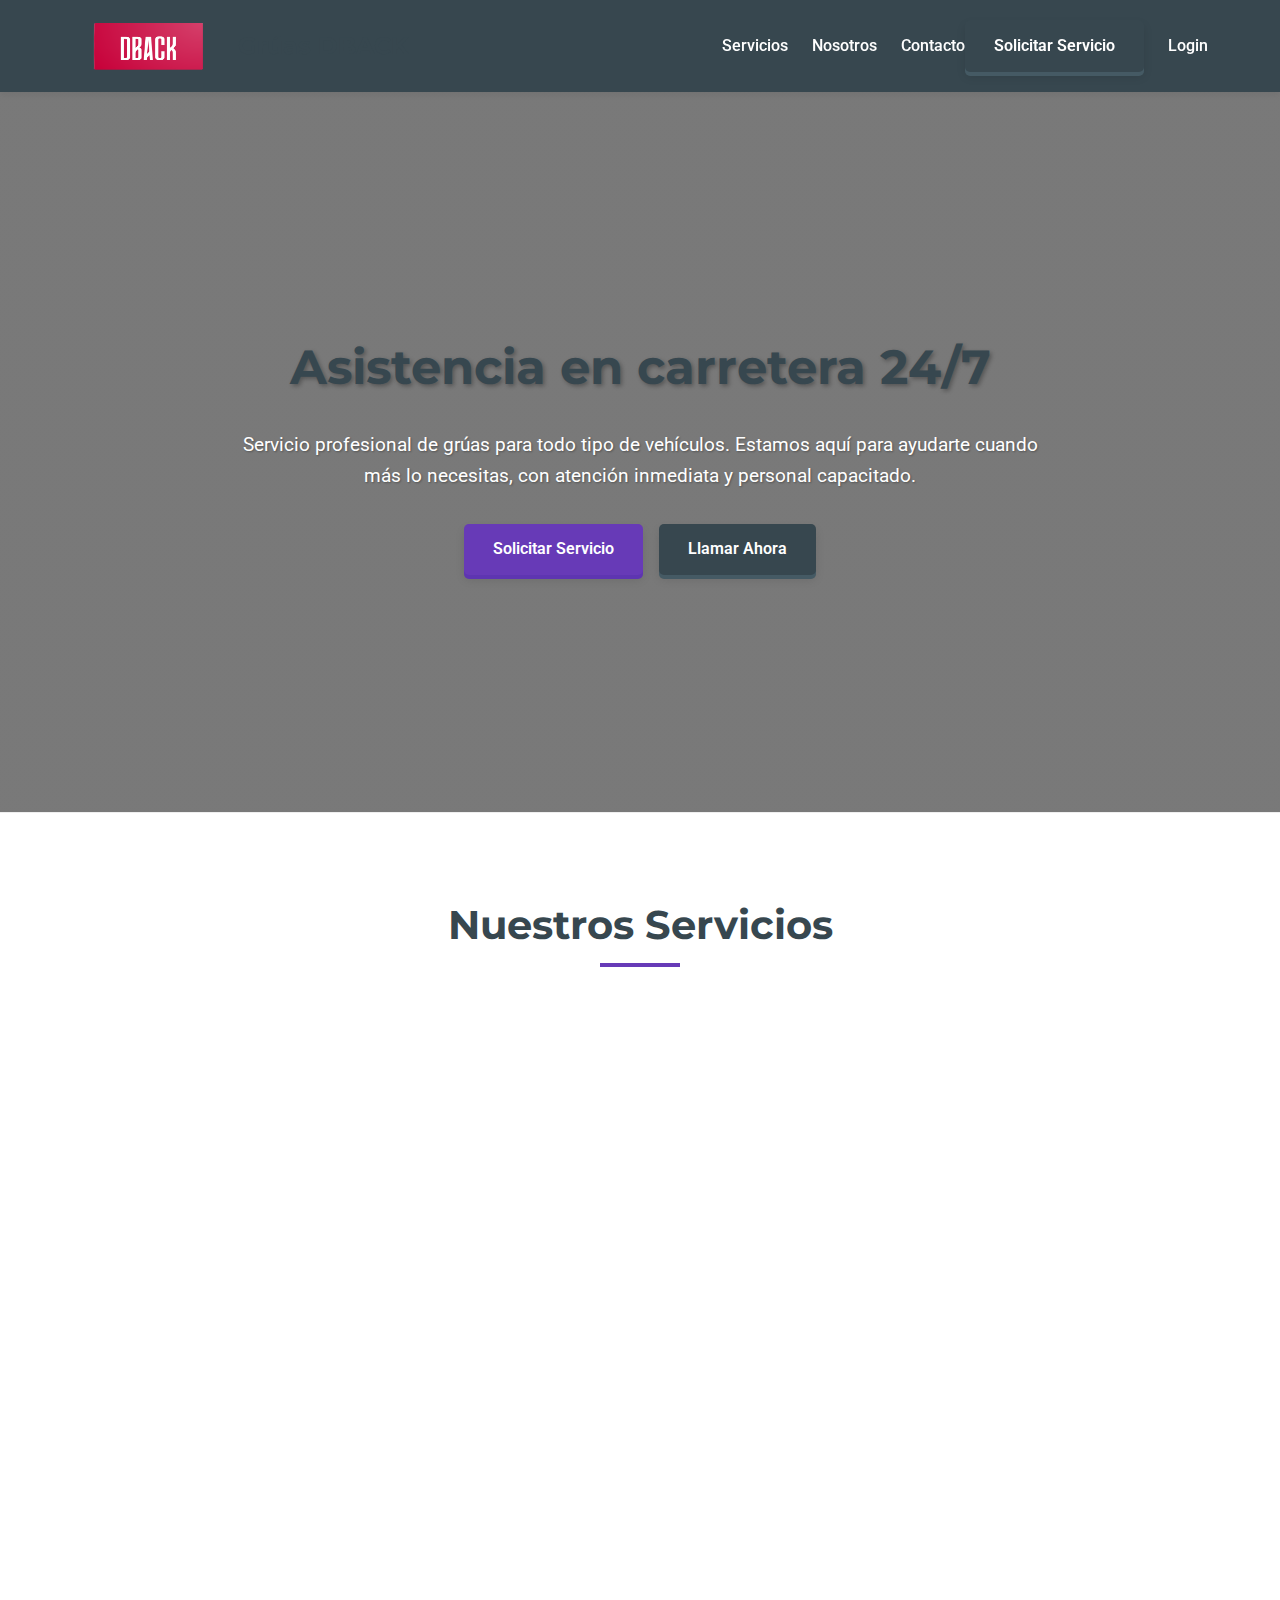
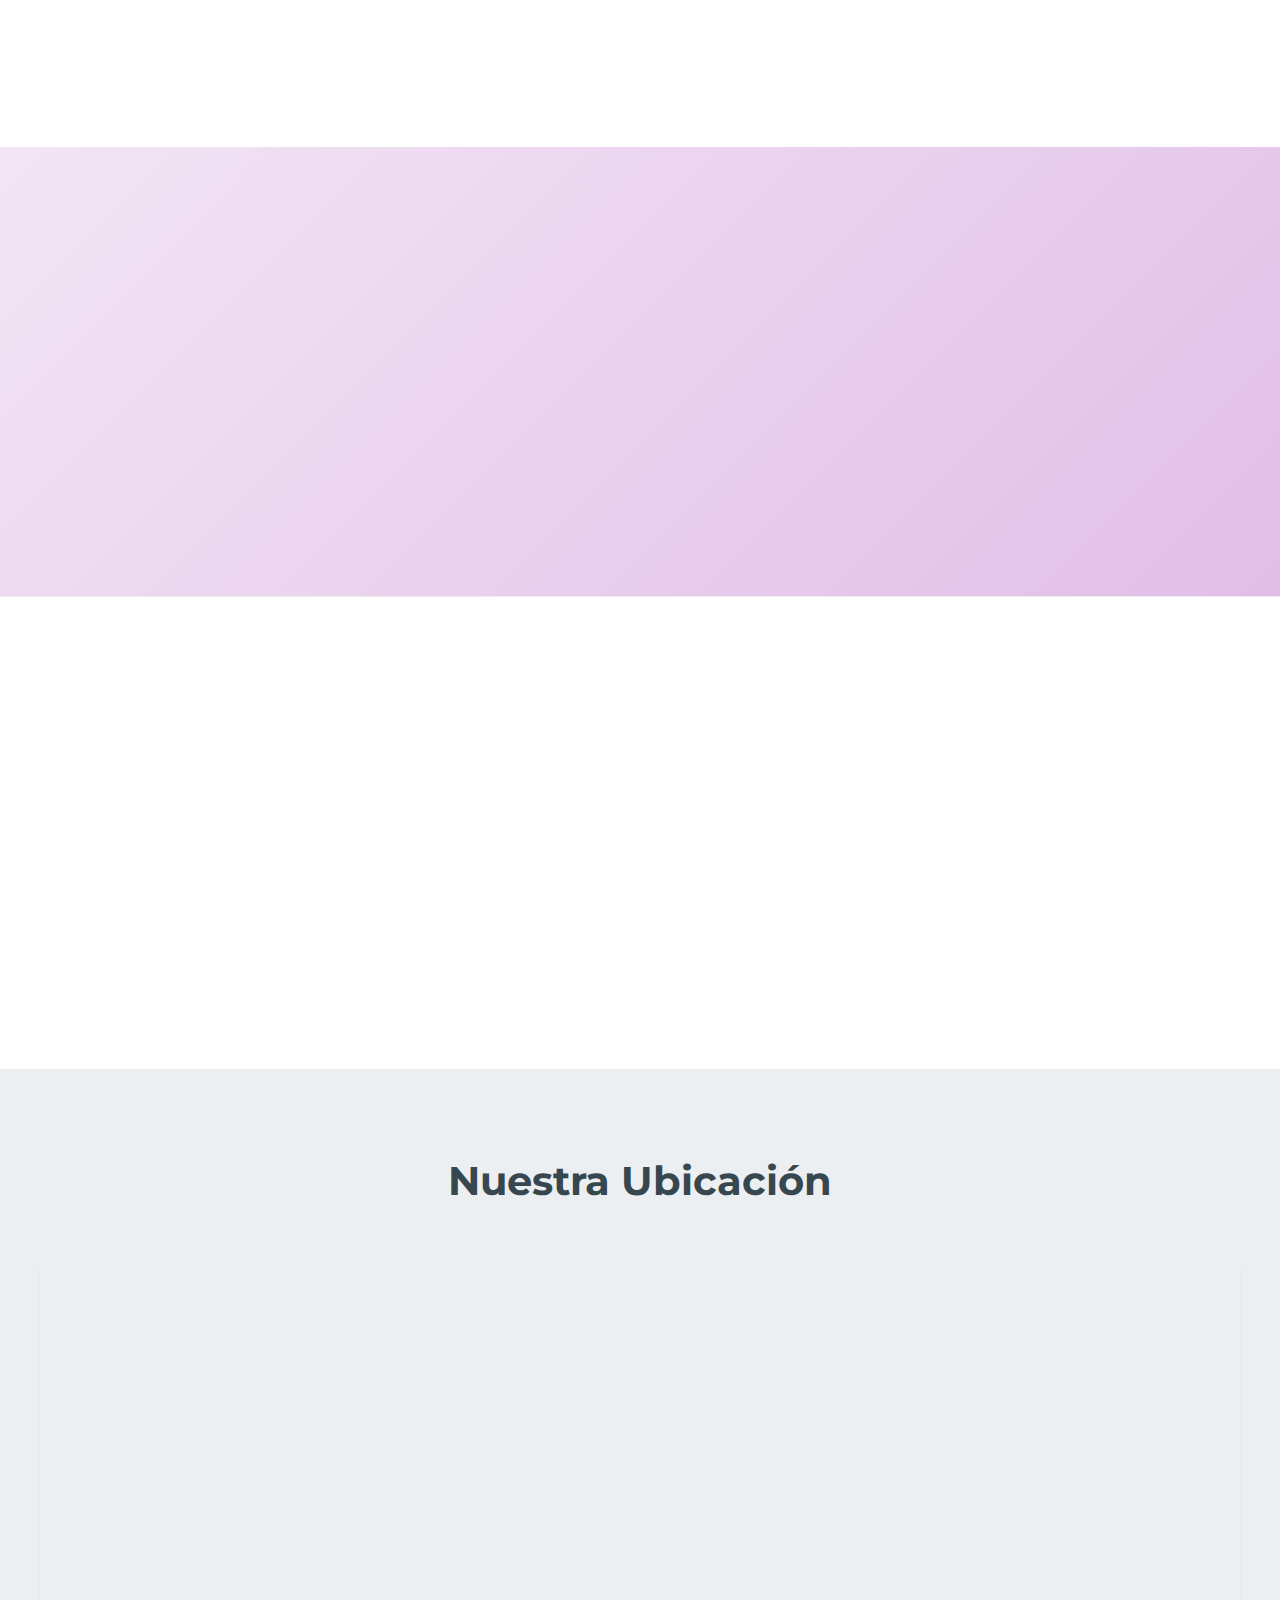
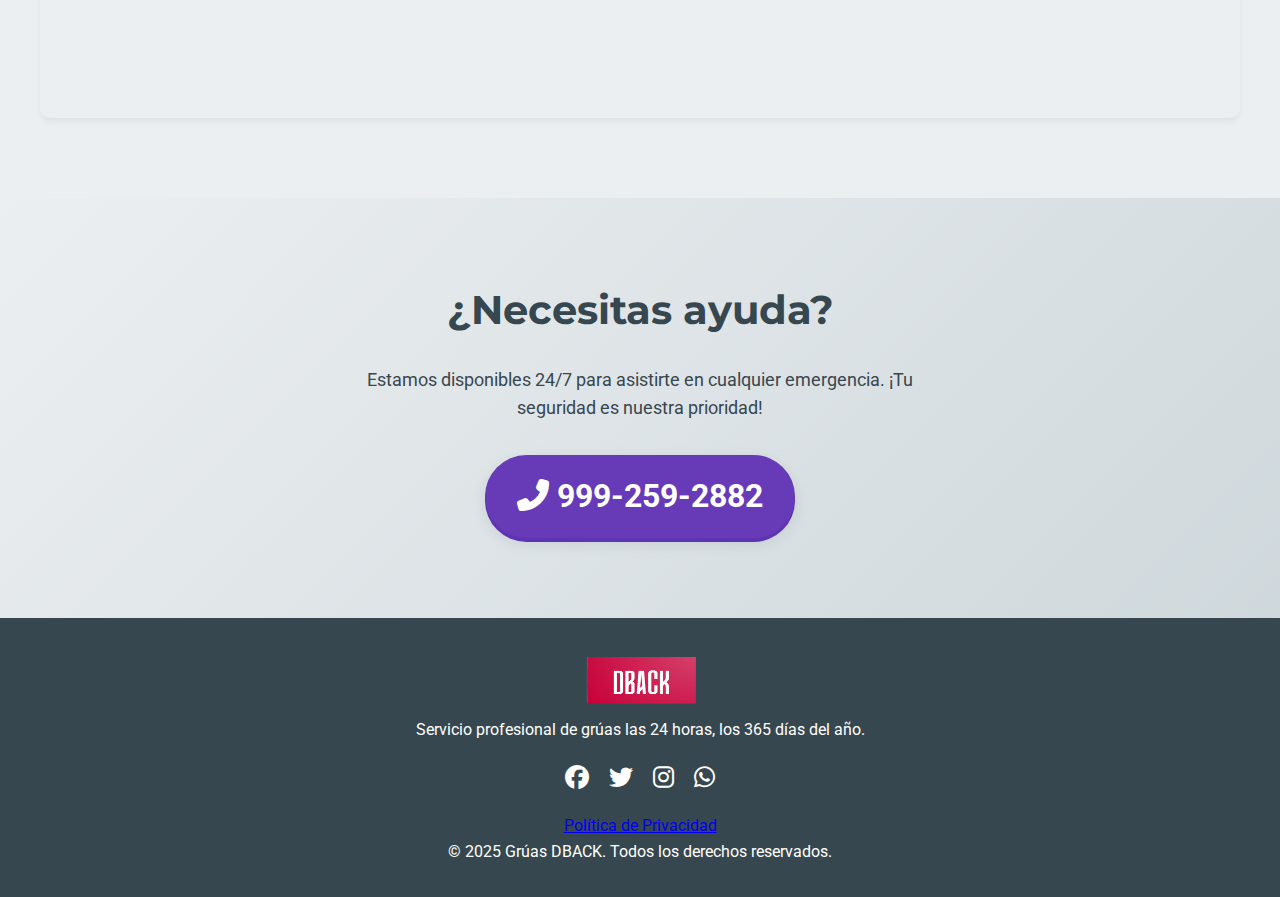
<file: DBACK-main/index.html>
<!DOCTYPE html>
<html lang="es">
<head>
    <meta charset="UTF-8">
    <meta name="viewport" content="width=device-width, initial-scale=1.0">
    <meta name="description" content="Servicio de grúas 24/7. Asistencia en carretera rápida y confiable para todo tipo de vehículos.">
    <meta http-equiv="Access-Control-Allow-Origin" content="*">
    <meta http-equiv="Access-Control-Allow-Methods" content="GET, POST, PUT, DELETE, OPTIONS">
    <meta http-equiv="Access-Control-Allow-Headers" content="Content-Type, Authorization">
    <title>Grúas DBACK - Asistencia Vial 24/7</title>
    <link rel="stylesheet" href="https://cdnjs.cloudflare.com/ajax/libs/font-awesome/6.4.0/css/all.min.css">
    <link rel="stylesheet" href="https://fonts.googleapis.com/css2?family=Montserrat:wght@400;600;700&family=Roboto:wght@300;400;500&display=swap">
    <link rel="canonical" href="https://www.gruasexpress.com.mx" />
     <link rel="stylesheet" href="CSS/Styles.CSS">
</head>

<body>
    <!-- Barra de navegación -->
    <nav class="navbar">
        <div class="nav-content">
            <a href="index.html" class="navbar-brand" title="Ir a la página de inicio">
                <img src="Elementos/LogoDBACK.png" alt="Logo Grúas DBACK" width="150" height="60">
                <h1>Grúas DBACK</h1>
            </a>

            <div class="nav-links">
                <a href="#servicios" class="nav-link">Servicios</a>
                <a href="#nosotros" class="nav-link">Nosotros</a>
                <a href="#contacto" class="nav-link">Contacto</a>
                <a href="solicitud.php" class="btn-3d">Solicitar Servicio</a>
                <a href="Login.php" class="nav-link">Login</a>
            </div>
        </div>
    </nav>

    <!-- Sección Hero -->
    <section class="hero">
        <div class="hero-content">
            <h1>Asistencia en carretera 24/7</h1>
            <p>
                Servicio profesional de grúas para todo tipo de vehículos. 
                Estamos aquí para ayudarte cuando más lo necesitas, con atención inmediata y personal capacitado.
            </p>
            <div class="hero-buttons">
                <a href="solicitud.php" class="btn-3d btn-3d-primary">Solicitar Servicio</a>
                <a href="tel:+529992592882" class="btn-3d">Llamar Ahora</a>
            </div>
        </div>
    </section>

    <!-- Sección Servicios -->
    <section id="servicios" class="services">
        <h2>Nuestros Servicios</h2>
        <div class="services-grid">
            <div class="service-card">
                <i class="fas fa-truck-pickup"></i>
                <h3>Servicio de Remolque</h3>
                <p>Remolque profesional para todo tipo de vehículos, desde automóviles hasta camiones pesados.</p>
                <a href="solicitud.php" class="btn-3d" style="margin-top: 1rem; display: inline-block;">Solicitar</a>
            </div>

            <div class="service-card">
                <i class="fas fa-car-battery"></i>
                <h3>Cambio de Batería</h3>
                <p>Servicio de cambio y arranque de batería cuando tu vehículo no enciende.</p>
                <a href="solicitud.php" class="btn-3d" style="margin-top: 1rem; display: inline-block;">Solicitar</a>
            </div>

            <div class="service-card">
                <i class="fas fa-gas-pump"></i>
                <h3>Suministro de Gasolina</h3>
                <p>Te llevamos combustible si te quedas sin gasolina en la carretera.</p>
                <a href="solicitud.php" class="btn-3d" style="margin-top: 1rem; display: inline-block;">Solicitar</a>
            </div>

            <div class="service-card">
                <i class="fas fa-cog"></i>
                <h3>Cambio de Llanta</h3>
                <p>Servicio de cambio de llanta por pinchaduras o problemas similares.</p>
                <a href="solicitud.php" class="btn-3d" style="margin-top: 1rem; display: inline-block;">Solicitar</a>
            </div>

            <div class="service-card">
                <i class="fas fa-tools"></i>
                <h3>Servicio de Arranque</h3>
                <p>Asistencia profesional para problemas de arranque en tu vehículo.</p>
                <a href="solicitud.php" class="btn-3d" style="margin-top: 1rem; display: inline-block;">Solicitar</a>
            </div>

            <div class="service-card">
                <i class="fas fa-wrench"></i>
                <h3>Asistencia Mecánica Básica</h3>
                <p>Diagnóstico y reparaciones básicas en el lugar de la emergencia.</p>
                <a href="solicitud.php" class="btn-3d" style="margin-top: 1rem; display: inline-block;">Solicitar</a>
            </div>
        </div>
    </section>

    <!-- Sección Nosotros -->
    <section id="nosotros" class="about">
        <div class="feature-card">
            <h2>¿Quiénes Somos?</h2>
            <p>
                Con más de 15 años de experiencia, somos la empresa líder en servicios de asistencia vial en la región.
                Nos distinguimos por nuestra atención rápida, profesional y personalizada las 24 horas del día.
                Nuestro equipo altamente capacitado y nuestra moderna flota de grúas nos permiten brindar un servicio
                de excelencia que supera las expectativas de nuestros clientes.
            </p>
        </div>
    </section>

    <section class="features">
        <div class="features-grid">
            <div class="feature-card">
                <i class="fas fa-clock"></i>
                <h3>Servicio 24/7</h3>
                <p>
                    Siempre listos para ayudarte, las 24 horas del día, los 7 días de la semana.
                    Porque las emergencias no tienen horario, nosotros tampoco.
                </p>
            </div>

            <div class="feature-card">
                <i class="fas fa-bolt"></i>
                <h3>Respuesta Rápida</h3>
                <p>
                    Llegamos en 30 minutos o menos en zonas urbanas garantizado.
                    Nuestro sistema de respuesta inmediata asegura que recibas ayuda
                    cuando más lo necesitas.
                </p>
            </div>

            <div class="feature-card">
                <i class="fas fa-map-marked-alt"></i>
                <h3>Cobertura Amplia</h3>
                <p>
                    Brindamos servicio en toda la ciudad y sus alrededores con una flota especializada para cada necesidad.
                    Zonas urbanas, periféricas y principales carreteras estatales.
                </p>
            </div>
        </div>
    </section>

    <!-- Sección de Ubicación -->
    <section id="ubicacion" class="location">
        <div class="location-content">
            <h2>Nuestra Ubicación</h2>
            <div class="map-container">
                <iframe 
                    src="https://www.google.com/maps/embed?pb=!1m18!1m12!1m3!1d3724.696183392727!2d-89.61720238508784!3d21.019417986004947!2m3!1f0!2f0!3f0!3m2!1i1024!2i768!4f13.1!3m3!1m2!1s0x0%3A0x0!2zMjHCsDAxJzM0LjMiTiA4OcKwMzYnNTUuMiJX!5e0!3m2!1ses!2smx!4v1621234567890!5m2!1ses!2smx"
                    width="100%" 
                    height="450" 
                    style="border:0;" 
                    allowfullscreen="" 
                    loading="lazy">
                </iframe>
            </div>
        </div>
    </section>

    <!-- Sección Contacto -->
    <section id="contacto" class="contact">
        <div class="contact-content">
            <h2>¿Necesitas ayuda?</h2>
            <p>
                Estamos disponibles 24/7 para asistirte en cualquier emergencia.
                ¡Tu seguridad es nuestra prioridad!
            </p>
            <a href="tel:+529992592882" class="emergency-phone">
                <i class="fas fa-phone-alt"></i> 999-259-2882
            </a>
        </div>
    </section>

    <!-- Footer -->
    <footer>
        <div class="footer-content">
            <img src="Elementos/LogoDBACK.png" alt=" Grúas DBACK" width="150" height="60">
            <p>Servicio profesional de grúas las 24 horas, los 365 días del año.</p>
            <div class="social-links">
                <a href="#" aria-label="Visita nuestra página de Facebook"><i class="fab fa-facebook"></i></a>
                <a href="#" aria-label="Visita nuestro perfil de Twitter"><i class="fab fa-twitter"></i></a>
                <a href="#" aria-label="Visita nuestro perfil de Instagram"><i class="fab fa-instagram"></i></a>
                <a href="#" aria-label="Contáctanos por WhatsApp"><i class="fab fa-whatsapp"></i></a>
            </div>
            <div class="footer-links">
                <a href="ARCO.html">Política de Privacidad</a>
            </div>
            <p>&copy; 2025 Grúas DBACK. Todos los derechos reservados.</p>
        </div>
    </footer>

    <script>
        document.addEventListener('DOMContentLoaded', function() {
            // Efecto smooth scroll para los enlaces
            document.querySelectorAll('a[href^="#"]').forEach(anchor => {
                anchor.addEventListener('click', function(e) {
                    e.preventDefault();
                    document.querySelector(this.getAttribute('href')).scrollIntoView({
                        behavior: 'smooth'
                    });
                });
            });

            // Animación para las cards al aparecer
            const observer = new IntersectionObserver((entries) => {
                entries.forEach(entry => {
                    if (entry.isIntersecting) {
                        entry.target.style.opacity = 1;
                        entry.target.style.transform = 'translateY(0)';
                    }
                });
            }, { threshold: 0.1 });

            document.querySelectorAll('.service-card, .feature-card').forEach(card => {
                card.style.opacity = 0;
                card.style.transform = 'translateY(20px)';
                card.style.transition = 'opacity 0.5s ease, transform 0.5s ease';
                observer.observe(card);
            });
        });
    </script>
</body>
</html>
</file>
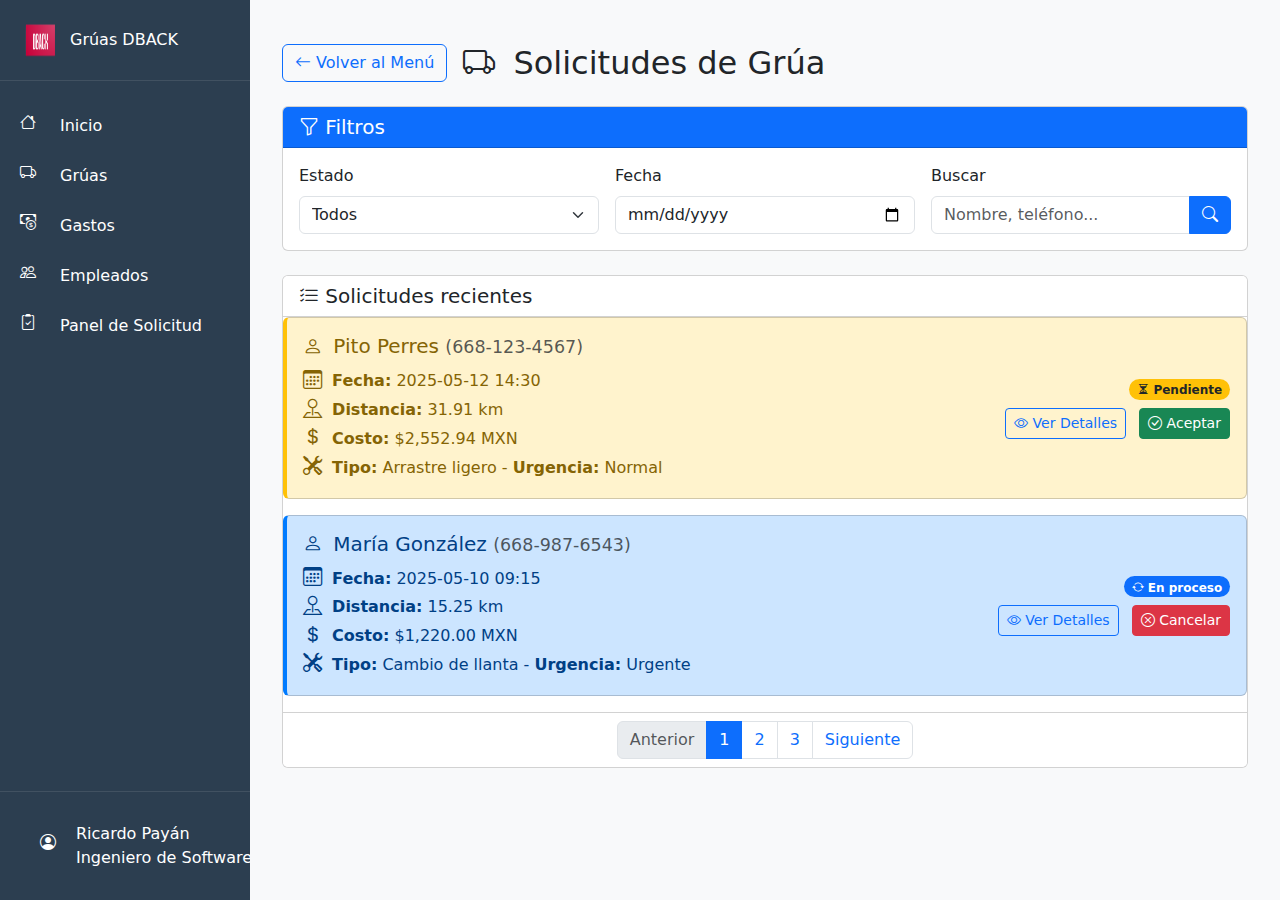
<file: panel-solicitud.html>
<!DOCTYPE html>
<html lang="es">
<head>
  <meta charset="UTF-8">
  <title>Solicitudes de Grúa - Grúas DBACK</title>
  <meta name="viewport" content="width=device-width, initial-scale=1">
  <link href="https://cdn.jsdelivr.net/npm/bootstrap@5.3.2/dist/css/bootstrap.min.css" rel="stylesheet">
  <link href="https://cdn.jsdelivr.net/npm/bootstrap-icons@1.10.5/font/bootstrap-icons.css" rel="stylesheet">
  <style>
    /* Estilos para la barra lateral */
    .sidebar {
      width: 70px;
      position: fixed;
      height: 100vh;
      background-color: #2c3e50;
      color: white;
      transition: width 0.3s ease;
      z-index: 1000;
      overflow: hidden;
      left: 0;
      top: 0;
    }
    
    .sidebar:hover {
      width: 250px;
    }
    
    .sidebar_header {
      padding: 20px;
      display: flex;
      align-items: center;
      border-bottom: 1px solid rgba(255, 255, 255, 0.1);
    }
    
    .sidebar_icon {
      width: 30px;
      height: 30px;
      transition: all 0.3s ease;
    }
    
    .sidebar_icon--logo {
      width: 40px;
      height: 40px;
    }
    
    .sidebar_text {
      opacity: 0;
      transition: opacity 0.2s ease;
      margin-left: 10px;
      white-space: nowrap;
    }
    
    .sidebar:hover .sidebar_text {
      opacity: 1;
      transition-delay: 0.1s;
    }
    
    .sidebar_list {
      list-style: none;
      padding: 20px 0;
    }
    
    .sidebar_element {
      padding: 10px 20px;
      display: flex;
      align-items: center;
    }
    
    .sidebar_link {
      color: white;
      text-decoration: none;
      display: flex;
      align-items: center;
      width: 100%;
    }
    
    .sidebar_link:hover {
      background-color: rgba(255, 255, 255, 0.1);
    }
    
    .sidebar_footer {
      position: absolute;
      bottom: 0;
      width: 100%;
      padding: 20px;
      border-top: 1px solid rgba(255, 255, 255, 0.1);
    }
    
    .sidebar_user-info {
      opacity: 0;
      transition: opacity 0.2s ease;
      margin-left: 10px;
    }
    
    .sidebar:hover .sidebar_user-info {
      opacity: 1;
      transition-delay: 0.1s;
    }
    
    /* Ajustes para el contenido principal */
    .main-content {
      margin-left: 70px;
      transition: margin-left 0.3s ease;
      padding: 20px;
      background-color: #f8f9fa;
      min-height: 100vh;
    }
    
    .sidebar:hover ~ .main-content {
      margin-left: 250px;
    }
    
    /* Estilos personalizados para las tarjetas */
    .request-card {
      transition: transform 0.2s ease, box-shadow 0.2s ease;
      border-left: 4px solid;
    }
    
    .request-card:hover {
      transform: translateY(-3px);
      box-shadow: 0 5px 15px rgba(0, 0, 0, 0.1);
    }
    
    .status-pendiente {
      background-color: #fff3cd;
      color: #856404;
      border-left-color: #ffc107;
    }
    
    .status-proceso {
      background-color: #cce5ff;
      color: #004085;
      border-left-color: #007bff;
    }
    
    .status-completado {
      background-color: #d4edda;
      color: #155724;
      border-left-color: #28a745;
    }
    
    .status-cancelado {
      background-color: #f8d7da;
      color: #721c24;
      border-left-color: #dc3545;
    }
    
    .request-icon {
      font-size: 1.2rem;
      margin-right: 5px;
    }
    
    /* Mejoras de accesibilidad */
    .sr-only {
      position: absolute;
      width: 1px;
      height: 1px;
      padding: 0;
      margin: -1px;
      overflow: hidden;
      clip: rect(0, 0, 0, 0);
      white-space: nowrap;
      border-width: 0;
    }
  </style>
</head>
<body>
  <!-- Barra lateral -->
  <nav class="sidebar" id="sidebar" aria-label="Menú principal">
    <div class="sidebar_header">
      <img src="Elementos/LogoDBACK.png" class="sidebar_icon sidebar_icon--logo" alt="Logo DBACK">
      <span class="sidebar_text">Grúas DBACK</span>
    </div>

    <ul class="sidebar_list" role="menubar">
      <li class="sidebar_element" role="menuitem">
        <a href="MenuAdmin.PHP" class="sidebar_link">
          <i class="bi bi-house sidebar_icon"></i>
          <span class="sidebar_text">Inicio</span>
        </a>
      </li>
      
      <li class="sidebar_element" role="menuitem">
        <a href="Gruas.php" class="sidebar_link">
          <i class="bi bi-truck sidebar_icon"></i>
          <span class="sidebar_text">Grúas</span>
        </a>
      </li>
      
      <li class="sidebar_element" role="menuitem">
        <a href="Gastos.php" class="sidebar_link">
          <i class="bi bi-cash-coin sidebar_icon"></i>
          <span class="sidebar_text">Gastos</span>
        </a>
      </li>
      
      <li class="sidebar_element" role="menuitem">
        <a href="Empleados.html" class="sidebar_link">
          <i class="bi bi-people sidebar_icon"></i>
          <span class="sidebar_text">Empleados</span>
        </a>
      </li>

      <li class="sidebar_element active" role="menuitem" aria-current="page">
        <a href="panel-solicitud.html" class="sidebar_link">
          <i class="bi bi-clipboard2-check sidebar_icon"></i>
          <span class="sidebar_text">Panel de Solicitud</span>
        </a>
      </li>
    </ul>

    <div class="sidebar_footer">
      <div class="sidebar_element" role="contentinfo">
        <i class="bi bi-person-circle sidebar_icon"></i>
        <div class="sidebar_user-info">
          <div class="sidebar_text sidebar_title">Ricardo Payán</div>
          <div class="sidebar_text sidebar_info">Ingeniero de Software</div>
        </div>
      </div>
    </div>
  </nav>

  <!-- Contenido principal -->
  <main class="main-content">
    <div class="container-fluid">
      <!-- Encabezado -->
      <header class="py-4">
        <div class="d-flex align-items-center">
          <a href="MenuAdmin.PHP" class="btn btn-outline-primary me-3">
            <i class="bi bi-arrow-left"></i> Volver al Menú
          </a>
          <h1 class="h2 mb-0"><i class="bi bi-truck me-2"></i> Solicitudes de Grúa</h1>
        </div>
      </header>

      <!-- Filtros -->
      <section class="card mb-4" aria-labelledby="filtros-heading">
        <div class="card-header bg-primary text-white">
          <h2 class="h5 mb-0" id="filtros-heading"><i class="bi bi-funnel"></i> Filtros</h2>
        </div>
        <div class="card-body">
          <div class="row g-3">
            <div class="col-md-4">
              <label for="filtroEstado" class="form-label">Estado</label>
              <select id="filtroEstado" class="form-select">
                <option value="">Todos</option>
                <option value="pendiente">Pendiente</option>
                <option value="proceso">En proceso</option>
                <option value="completado">Completado</option>
                <option value="cancelado">Cancelado</option>
              </select>
            </div>
            <div class="col-md-4">
              <label for="filtroFecha" class="form-label">Fecha</label>
              <input type="date" id="filtroFecha" class="form-control">
            </div>
            <div class="col-md-4">
              <label for="filtroBusqueda" class="form-label">Buscar</label>
              <div class="input-group">
                <input type="text" id="filtroBusqueda" class="form-control" placeholder="Nombre, teléfono...">
                <button class="btn btn-primary" type="button">
                  <i class="bi bi-search"></i>
                </button>
              </div>
            </div>
          </div>
        </div>
      </section>

      <!-- Listado de solicitudes -->
      <section class="card" aria-labelledby="solicitudes-heading">
        <div class="card-header bg-white">
          <h2 class="h5 mb-0" id="solicitudes-heading"><i class="bi bi-list-check"></i> Solicitudes recientes</h2>
        </div>
        <div class="card-body p-0">
          <!-- Solicitud 1 -->
          <article class="request-card card mb-3 status-pendiente" data-status="pendiente" data-fecha="2025-05-12">
            <div class="card-body">
              <div class="row align-items-center">
                <div class="col-md-8">
                  <h3 class="h5 card-title">
                    <i class="bi bi-person request-icon"></i> 
                    Pito Perres <small class="text-muted">(668-123-4567)</small>
                  </h3>
                  <ul class="list-unstyled mb-0">
                    <li><i class="bi bi-calendar3 request-icon"></i> <strong>Fecha:</strong> 2025-05-12 14:30</li>
                    <li><i class="bi bi-pin-map request-icon"></i> <strong>Distancia:</strong> 31.91 km</li>
                    <li><i class="bi bi-currency-dollar request-icon"></i> <strong>Costo:</strong> $2,552.94 MXN</li>
                    <li><i class="bi bi-tools request-icon"></i> <strong>Tipo:</strong> Arrastre ligero - <strong>Urgencia:</strong> Normal</li>
                  </ul>
                </div>
                <div class="col-md-4 text-md-end mt-3 mt-md-0">
                  <span class="badge rounded-pill bg-warning text-dark mb-2">
                    <i class="bi bi-hourglass-split"></i> Pendiente
                  </span>
                  <div class="d-grid gap-2 d-md-block">
                    <button class="btn btn-sm btn-outline-primary" onclick="verDetalles('Pito Perres', '668-123-4567', 'juan@ejemplo.com', '31.91 km', '2552.94 MXN', '2025-05-12 14:30', 'Arrastre ligero', 'Normal')">
                      <i class="bi bi-eye"></i> Ver Detalles
                    </button>
                    <button class="btn btn-sm btn-success ms-md-2 mt-2 mt-md-0">
                      <i class="bi bi-check-circle"></i> Aceptar
                    </button>
                  </div>
                </div>
              </div>
            </div>
          </article>

          <!-- Solicitud 2 (Ejemplo adicional) -->
          <article class="request-card card mb-3 status-proceso" data-status="proceso" data-fecha="2025-05-10">
            <div class="card-body">
              <div class="row align-items-center">
                <div class="col-md-8">
                  <h3 class="h5 card-title">
                    <i class="bi bi-person request-icon"></i> 
                    María González <small class="text-muted">(668-987-6543)</small>
                  </h3>
                  <ul class="list-unstyled mb-0">
                    <li><i class="bi bi-calendar3 request-icon"></i> <strong>Fecha:</strong> 2025-05-10 09:15</li>
                    <li><i class="bi bi-pin-map request-icon"></i> <strong>Distancia:</strong> 15.25 km</li>
                    <li><i class="bi bi-currency-dollar request-icon"></i> <strong>Costo:</strong> $1,220.00 MXN</li>
                    <li><i class="bi bi-tools request-icon"></i> <strong>Tipo:</strong> Cambio de llanta - <strong>Urgencia:</strong> Urgente</li>
                  </ul>
                </div>
                <div class="col-md-4 text-md-end mt-3 mt-md-0">
                  <span class="badge rounded-pill bg-primary mb-2">
                    <i class="bi bi-arrow-repeat"></i> En proceso
                  </span>
                  <div class="d-grid gap-2 d-md-block">
                    <button class="btn btn-sm btn-outline-primary" onclick="verDetalles('María González', '668-987-6543', 'maria@ejemplo.com', '15.25 km', '1220.00 MXN', '2025-05-10 09:15', 'Cambio de llanta', 'Urgente')">
                      <i class="bi bi-eye"></i> Ver Detalles
                    </button>
                    <button class="btn btn-sm btn-danger ms-md-2 mt-2 mt-md-0">
                      <i class="bi bi-x-circle"></i> Cancelar
                    </button>
                  </div>
                </div>
              </div>
            </div>
          </article>
        </div>
        <div class="card-footer bg-white">
          <nav aria-label="Navegación de solicitudes">
            <ul class="pagination justify-content-center mb-0">
              <li class="page-item disabled">
                <a class="page-link" href="#" tabindex="-1" aria-disabled="true">Anterior</a>
              </li>
              <li class="page-item active"><a class="page-link" href="#">1</a></li>
              <li class="page-item"><a class="page-link" href="#">2</a></li>
              <li class="page-item"><a class="page-link" href="#">3</a></li>
              <li class="page-item">
                <a class="page-link" href="#">Siguiente</a>
              </li>
            </ul>
          </nav>
        </div>
      </section>
    </div>
  </main>

  <!-- Modal de detalles -->
  <div class="modal fade" id="modalDetalles" tabindex="-1" aria-labelledby="modalDetallesLabel" aria-hidden="true">
    <div class="modal-dialog modal-dialog-centered">
      <div class="modal-content">
        <div class="modal-header bg-primary text-white">
          <h2 class="modal-title h5" id="modalDetallesLabel">Detalles de la Solicitud</h2>
          <button type="button" class="btn-close btn-close-white" data-bs-dismiss="modal" aria-label="Cerrar"></button>
        </div>
        <div class="modal-body">
          <dl class="row">
            <dt class="col-sm-4"><i class="bi bi-person"></i> Nombre:</dt>
            <dd class="col-sm-8" id="detNombre"></dd>
            
            <dt class="col-sm-4"><i class="bi bi-telephone"></i> Teléfono:</dt>
            <dd class="col-sm-8" id="detTelefono"></dd>
            
            <dt class="col-sm-4"><i class="bi bi-envelope"></i> Correo:</dt>
            <dd class="col-sm-8" id="detCorreo"></dd>
            
            <dt class="col-sm-4"><i class="bi bi-calendar"></i> Fecha:</dt>
            <dd class="col-sm-8" id="detFecha"></dd>
            
            <dt class="col-sm-4"><i class="bi bi-tools"></i> Tipo de servicio:</dt>
            <dd class="col-sm-8" id="detTipo"></dd>
            
            <dt class="col-sm-4"><i class="bi bi-exclamation-triangle"></i> Urgencia:</dt>
            <dd class="col-sm-8" id="detUrgencia"></dd>
            
            <dt class="col-sm-4"><i class="bi bi-signpost"></i> Distancia:</dt>
            <dd class="col-sm-8" id="detDistancia"></dd>
            
            <dt class="col-sm-4"><i class="bi bi-cash-stack"></i> Costo:</dt>
            <dd class="col-sm-8" id="detCosto"></dd>
          </dl>
          
          <div class="accordion mt-3" id="acordionDetalles">
            <div class="accordion-item">
              <h3 class="accordion-header" id="headingUbicacion">
                <button class="accordion-button collapsed" type="button" data-bs-toggle="collapse" data-bs-target="#collapseUbicacion" aria-expanded="false" aria-controls="collapseUbicacion">
                  <i class="bi bi-geo-alt me-2"></i>Ubicaciones
                </button>
              </h3>
              <div id="collapseUbicacion" class="accordion-collapse collapse" aria-labelledby="headingUbicacion" data-bs-parent="#acordionDetalles">
                <div class="accordion-body">
                  <p><strong>Origen:</strong> Av. Revolución 123, Centro</p>
                  <p><strong>Destino:</strong> Taller Mecánico "El Rápido", Col. Industrial</p>
                </div>
              </div>
            </div>
            <div class="accordion-item">
              <h3 class="accordion-header" id="headingVehiculo">
                <button class="accordion-button collapsed" type="button" data-bs-toggle="collapse" data-bs-target="#collapseVehiculo" aria-expanded="false" aria-controls="collapseVehiculo">
                  <i class="bi bi-car-front me-2"></i>Vehículo
                </button>
              </h3>
              <div id="collapseVehiculo" class="accordion-collapse collapse" aria-labelledby="headingVehiculo" data-bs-parent="#acordionDetalles">
                <div class="accordion-body">
                  <p><strong>Marca:</strong> Toyota</p>
                  <p><strong>Modelo:</strong> Corolla 2020</p>
                  <p><strong>Color:</strong> Rojo</p>
                  <p><strong>Placas:</strong> ABC-123</p>
                </div>
              </div>
            </div>
          </div>
        </div>
        <div class="modal-footer">
          <button type="button" class="btn btn-secondary" data-bs-dismiss="modal">
            <i class="bi bi-x-circle"></i> Cerrar
          </button>
          <button type="button" class="btn btn-primary">
            <i class="bi bi-printer"></i> Imprimir
          </button>
        </div>
      </div>
    </div>
  </div>

  <!-- JS Bootstrap y lógica -->
  <script src="https://cdn.jsdelivr.net/npm/bootstrap@5.3.2/dist/js/bootstrap.bundle.min.js"></script>
  <script>
    // Función para mostrar detalles en el modal
    function verDetalles(nombre, telefono, correo, distancia, costo, fecha, tipo, urgencia) {
      document.getElementById("detNombre").textContent = nombre;
      document.getElementById("detTelefono").textContent = telefono;
      document.getElementById("detCorreo").textContent = correo;
      document.getElementById("detFecha").textContent = fecha;
      document.getElementById("detTipo").textContent = tipo;
      document.getElementById("detUrgencia").textContent = urgencia;
      document.getElementById("detDistancia").textContent = distancia;
      document.getElementById("detCosto").textContent = costo;

      const modal = new bootstrap.Modal(document.getElementById('modalDetalles'));
      modal.show();
    }

    // Filtrado de solicitudes (ejemplo básico)
    document.getElementById('filtroEstado').addEventListener('change', function() {
      const estado = this.value;
      const solicitudes = document.querySelectorAll('.request-card');
      
      solicitudes.forEach(solicitud => {
        if (estado === '' || solicitud.dataset.status === estado) {
          solicitud.style.display = '';
        } else {
          solicitud.style.display = 'none';
        }
      });
    });

    // Mejora para dispositivos móviles
    document.addEventListener('DOMContentLoaded', function() {
      const sidebar = document.getElementById('sidebar');
      
      if ('ontouchstart' in window) {
        let isExpanded = false;
        
        sidebar.addEventListener('click', function(e) {
          if (e.target.closest('.sidebar_element') || e.target.closest('.sidebar_footer')) {
            return;
          }
          
          isExpanded = !isExpanded;
          this.style.width = isExpanded ? '250px' : '70px';
          document.querySelector('.main-content').style.marginLeft = 
            isExpanded ? '250px' : '70px';
        });
      }
    });
  </script>
</body>
</html>
</file>
<file: DBACK-main/CSS/Styles.CSS>
:root {
    --primary-color: #7e57c2;  /* Soft purple */
    --secondary-color: #9575cd; /* Light purple */
    --accent-color: #673ab7;    /* Purple for accents */
    --light-color: #f5f3ff;     /* Very light purple-white */
    --dark-color: #5e35b1;      /* Medium dark purple */
    --neutral-color: #eceff1;   /* Very light blue-gray */
    --text-color: #37474f;      /* Dark blue-gray for text */
    --shadow: 0 4px 6px rgba(0, 0, 0, 0.05);
    --transition: all 0.3s ease;
}

* {
    margin: 0;
    padding: 0;
    box-sizing: border-box;
}

body {
    font-family: 'Roboto', sans-serif;
    line-height: 1.6;
    color: var(--text-color);
    background-color: #fafafa;
}

h1, h2, h3, h4 {
    font-family: 'Montserrat', sans-serif;
    font-weight: 700;
    margin-bottom: 1rem;
    color: var(--text-color);
}

/* Navbar */
.navbar {
    background-color: var(--text-color);
    color: white;
    padding: 1rem 0;
    position: sticky;
    top: 0;
    z-index: 1000;
    box-shadow: var(--shadow);
}

.nav-content {
    display: flex;
    justify-content: space-between;
    align-items: center;
    max-width: 1200px;
    margin: 0 auto;
    padding: 0 2rem;
}

.navbar-brand {
    display: flex;
    align-items: center;
    text-decoration: none;
    color: white;
}

.navbar-brand img {
    height: 60px;
    margin-right: 1rem;
}

.navbar-brand h1 {
    font-size: 1.5rem;
    margin-bottom: 0;
}

.nav-links {
    display: flex;
    align-items: center;
}

.nav-link {
    color: white;
    text-decoration: none;
    margin-left: 1.5rem;
    font-weight: 500;
    transition: var(--transition);
    padding: 0.5rem 0;
    position: relative;
}

.nav-link:hover {
    color: var(--secondary-color);
}

.nav-link:after {
    content: '';
    position: absolute;
    width: 0;
    height: 2px;
    bottom: 0;
    left: 0;
    background-color: var(--secondary-color);
    transition: var(--transition);
}

.nav-link:hover:after {
    width: 100%;
}

/* 3D Buttons */
.btn-3d {
    position: relative;
    display: inline-block;
    padding: 0.8rem 1.8rem;
    color: white;
    background-color: var(--text-color);
    border: none;
    border-radius: 5px;
    font-weight: 600;
    text-decoration: none;
    text-align: center;
    cursor: pointer;
    transition: var(--transition);
    transform-style: preserve-3d;
    box-shadow: 0 4px 0 #455a64, 0 5px 10px rgba(0, 0, 0, 0.1);
}

.btn-3d:active {
    box-shadow: 0 2px 0 #455a64, 0 3px 5px rgba(0, 0, 0, 0.1);
    transform: translateY(4px);
}

.btn-3d:hover {
    background-color: #546e7a;
    transform: translateY(-2px);
    box-shadow: 0 6px 0 #455a64, 0 8px 15px rgba(0, 0, 0, 0.15);
}

.btn-3d-primary {
    background-color: var(--accent-color);
    box-shadow: 0 4px 0 #5e35b1, 0 5px 10px rgba(0, 0, 0, 0.1);
}

.btn-3d-primary:hover {
    background-color: #7e57c2;
    box-shadow: 0 6px 0 #5e35b1, 0 8px 15px rgba(0, 0, 0, 0.15);
}

.btn-3d-primary:active {
    box-shadow: 0 2px 0 #5e35b1, 0 3px 5px rgba(0, 0, 0, 0.1);
}

/* Hero Section */
.hero {
    background: linear-gradient(rgba(66, 66, 66, 0.7), rgba(66, 66, 66, 0.7)), url('https://images.unsplash.com/photo-1601362840469-51e4d8d58785?ixlib=rb-4.0.3&ixid=M3wxMjA3fDB8MHxwaG90by1wYWdlfHx8fGVufDB8fHx8fA%3D%3D&auto=format&fit=crop&w=1470&q=80') no-repeat center center/cover;
    color: white;
    height: 80vh;
    display: flex;
    align-items: center;
    text-align: center;
    padding: 0 2rem;
}

.hero-content {
    max-width: 1200px;
    margin: 0 auto;
    width: 100%;
}

.hero h1 {
    font-size: 3rem;
    margin-bottom: 1.5rem;
    text-shadow: 2px 2px 4px rgba(0, 0, 0, 0.3);
}

.hero p {
    font-size: 1.2rem;
    max-width: 800px;
    margin: 0 auto 2rem;
    text-shadow: 1px 1px 2px rgba(0, 0, 0, 0.3);
}

.hero-buttons {
    display: flex;
    justify-content: center;
    gap: 1rem;
    margin-top: 2rem;
}

/* Services Section */
.services {
    padding: 5rem 2rem;
    background-color: white;
    text-align: center;
    border-top: 1px solid #eeeeee;
}

.services h2 {
    font-size: 2.5rem;
    color: var(--text-color);
    margin-bottom: 3rem;
    position: relative;
}

.services h2:after {
    content: '';
    position: absolute;
    width: 80px;
    height: 4px;
    background-color: var(--accent-color);
    bottom: -10px;
    left: 50%;
    transform: translateX(-50%);
}

.services-grid {
    display: grid;
    grid-template-columns: repeat(auto-fit, minmax(300px, 1fr));
    gap: 2rem;
    max-width: 1200px;
    margin: 0 auto;
}

.service-card {
    background-color: white;
    padding: 2rem;
    border-radius: 10px;
    transition: var(--transition);
    box-shadow: var(--shadow);
    border: 1px solid #e0e0e0;
    position: relative;
    overflow: hidden;
    z-index: 1;
}

.service-card:hover {
    transform: translateY(-10px);
    box-shadow: 0 15px 30px rgba(0, 0, 0, 0.1);
}

.service-card i {
    font-size: 3rem;
    color: var(--accent-color);
    margin-bottom: 1.5rem;
}

.service-card h3 {
    color: var(--text-color);
    margin-bottom: 1rem;
}

.service-card p {
    color: #666;
}

/* About Section */
.about {
    padding: 5rem 2rem;
    background: linear-gradient(135deg, #f3e5f5 0%, #e1bee7 100%);
    color: var(--text-color);
    text-align: center;
}

.about h2 {
    font-size: 2.5rem;
    margin-bottom: 2rem;
}

.about p {
    max-width: 800px;
    margin: 0 auto;
    font-size: 1.1rem;
    line-height: 1.8;
}

/* Features Section */
.features {
    padding: 5rem 2rem;
    background-color: white;
    border-top: 1px solid #eeeeee;
}

.features-grid {
    display: grid;
    grid-template-columns: repeat(auto-fit, minmax(300px, 1fr));
    gap: 2rem;
    max-width: 1200px;
    margin: 0 auto;
}

.feature-card {
    background-color: white;
    padding: 2rem;
    border-radius: 10px;
    text-align: center;
    transition: var(--transition);
    box-shadow: var(--shadow);
    border: 1px solid #e0e0e0;
}

.feature-card:hover {
    transform: translateY(-5px);
    box-shadow: 0 10px 20px rgba(0, 0, 0, 0.1);
}

.feature-card i {
    font-size: 3rem;
    color: var(--accent-color);
    margin-bottom: 1.5rem;
}

.feature-card h3 {
    color: var(--text-color);
    margin-bottom: 1rem;
}

.feature-card p {
    color: #666;
}

/* Location Section */
.location {
    padding: 5rem 2rem;
    background-color: var(--neutral-color);
    text-align: center;
}

.location h2 {
    font-size: 2.5rem;
    color: var(--text-color);
    margin-bottom: 3rem;
}

.map-container {
    max-width: 1200px;
    margin: 0 auto;
    border-radius: 10px;
    overflow: hidden;
    box-shadow: var(--shadow);
}

/* Contact Section */
.contact {
    padding: 5rem 2rem;
    background: linear-gradient(135deg, #eceff1 0%, #cfd8dc 100%);
    color: var(--text-color);
    text-align: center;
}

.contact h2 {
    font-size: 2.5rem;
    margin-bottom: 1.5rem;
}

.contact p {
    max-width: 600px;
    margin: 0 auto 2rem;
    font-size: 1.1rem;
}

.emergency-phone {
    display: inline-block;
    font-size: 2rem;
    font-weight: 700;
    color: white;
    text-decoration: none;
    background-color: var(--accent-color);
    padding: 1rem 2rem;
    border-radius: 50px;
    transition: var(--transition);
    box-shadow: 0 4px 0 #5e35b1, 0 5px 15px rgba(0, 0, 0, 0.1);
}

.emergency-phone:hover {
    transform: translateY(-3px);
    box-shadow: 0 7px 0 #5e35b1, 0 8px 20px rgba(0, 0, 0, 0.15);
}

.emergency-phone:active {
    transform: translateY(2px);
    box-shadow: 0 2px 0 #5e35b1, 0 3px 10px rgba(0, 0, 0, 0.1);
}

/* Footer */
footer {
    background-color: var(--text-color);
    color: white;
    text-align: center;
    padding: 2rem;
}

.footer-content {
    max-width: 1200px;
    margin: 0 auto;
}

.social-links {
    margin: 1rem 0;
}

.social-links a {
    color: white;
    font-size: 1.5rem;
    margin: 0 0.5rem;
    transition: var(--transition);
}

.social-links a:hover {
    color: var(--secondary-color);
}

/* Responsive Design */
@media (max-width: 768px) {
    .nav-content {
        flex-direction: column;
        padding: 1rem;
    }

    .navbar-brand {
        margin-bottom: 1rem;
    }

    .nav-links {
        width: 100%;
        justify-content: space-around;
    }

    .nav-link {
        margin: 0;
    }

    .hero h1 {
        font-size: 2.2rem;
    }

    .hero p {
        font-size: 1rem;
    }

    .hero-buttons {
        flex-direction: column;
        align-items: center;
    }

    .btn-3d {
        width: 100%;
        max-width: 300px;
        margin-bottom: 1rem;
    }

    .services-grid, .features-grid {
        grid-template-columns: 1fr;
    }
}
</file>
